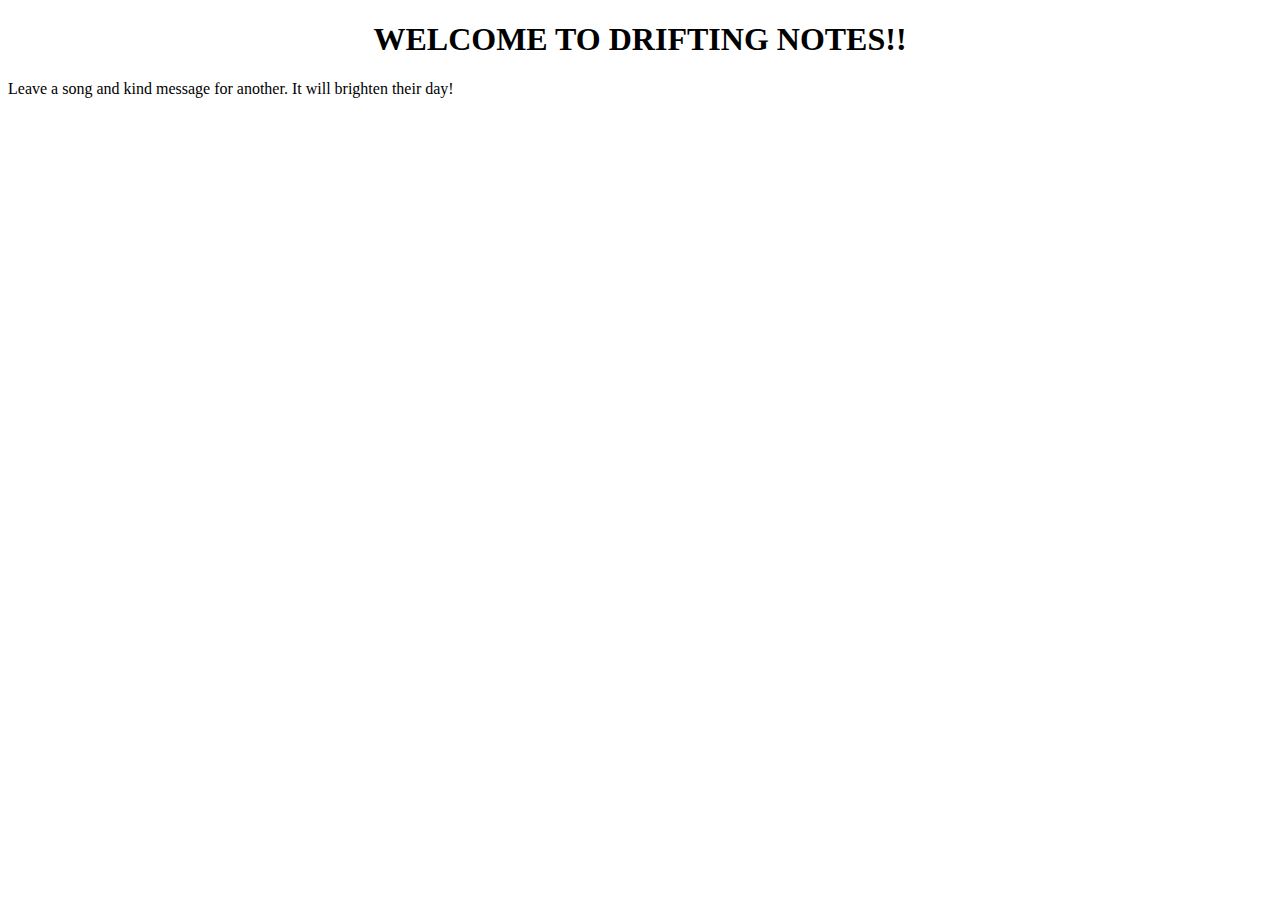
<file: Hack2026_website/Flask_backend/static/index.html>
<!DOCTYPE html>
<html>
    <head>
        <title>Drifting Notes</title>
    </head>
    <body>
        <h1>WELCOME TO DRIFTING NOTES!!</h1>
        <style>
            h1 { text-align: center;}
        </style>
        <p>Leave a song and kind message for another. It will brighten their day!</p>
    </body>
</html>
</file>
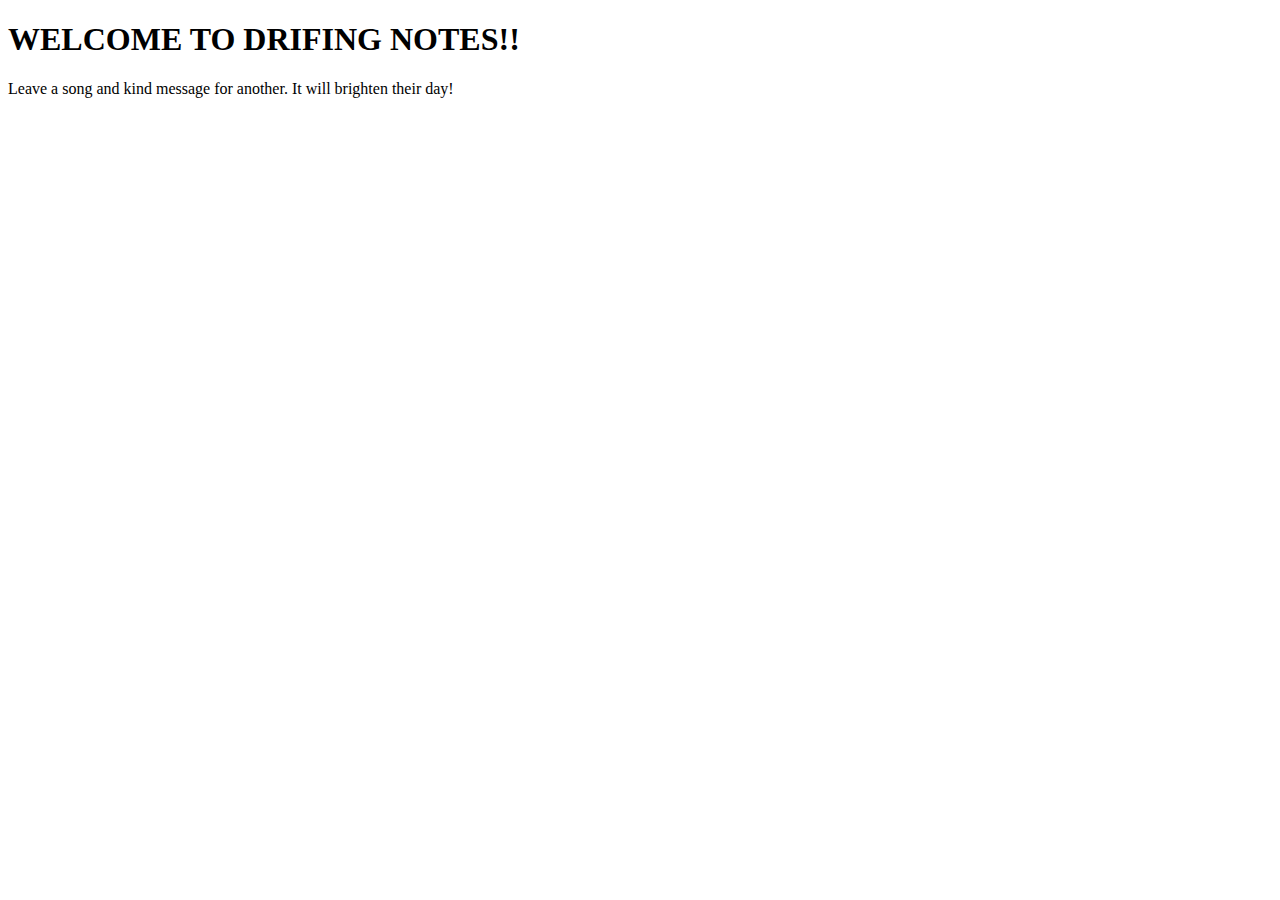
<file: Hack2026_website/driftingnotes.html>
<!DOCTYPE html>
<html>
    <head>
        <title>Drifting Notes</title>
    </head>
    <body>
        <h1>WELCOME TO DRIFING NOTES!!</h1>
        <p>Leave a song and kind message for another. It will brighten their day!</p>
    </body>
</html>
</file>
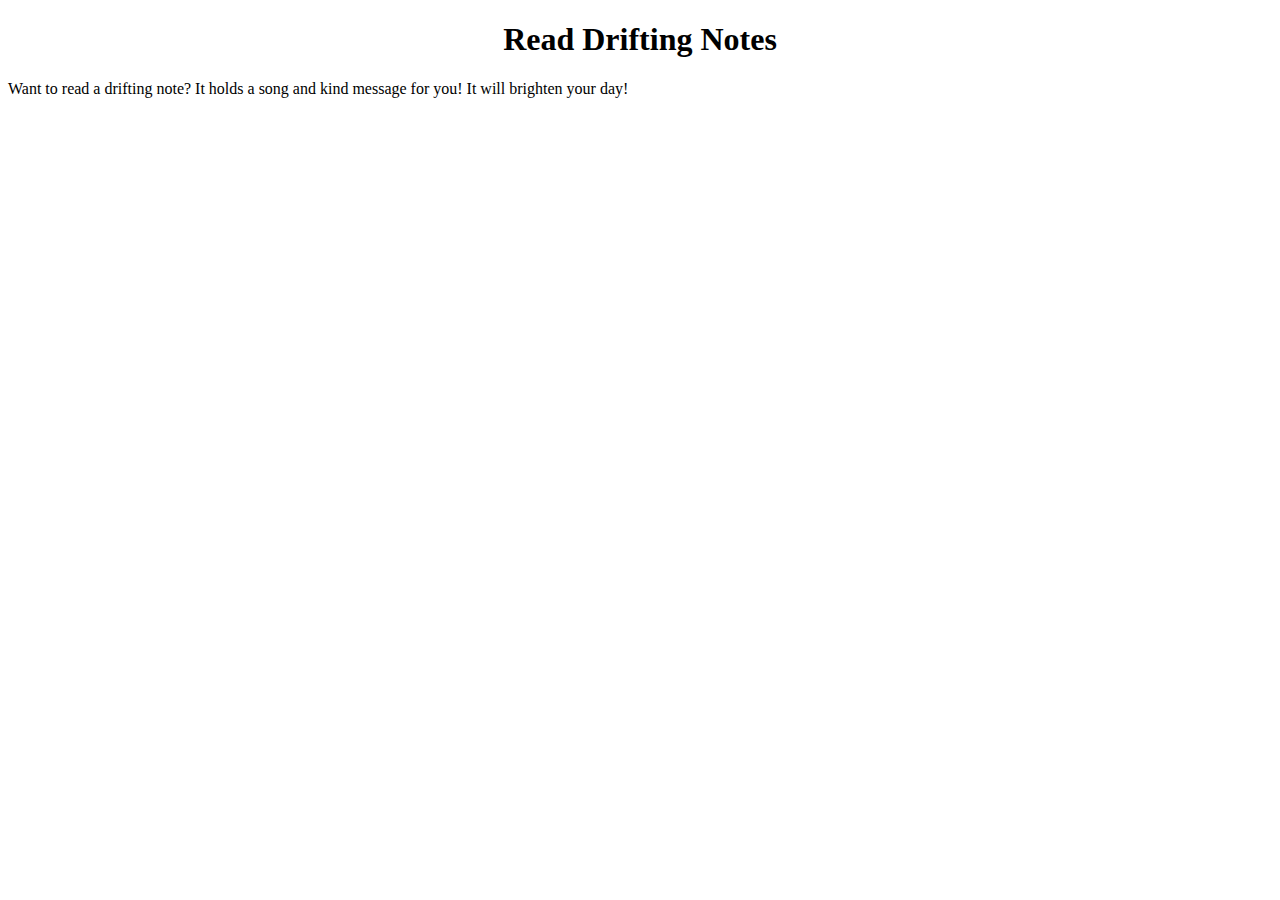
<file: Hack2026_website/readmessage.html>
<!DOCTYPE html>
<html>
    <head>
        <title>Read Drifting Notes</title>
    </head>
    <body>
        <h1>Read Drifting Notes</h1>
        <style>
            h1 { text-align: center;}
        </style>
        <p>Want to read a drifting note? It holds a song and kind message for you! It will brighten your day!</p>
    </body>
</html>
</file>
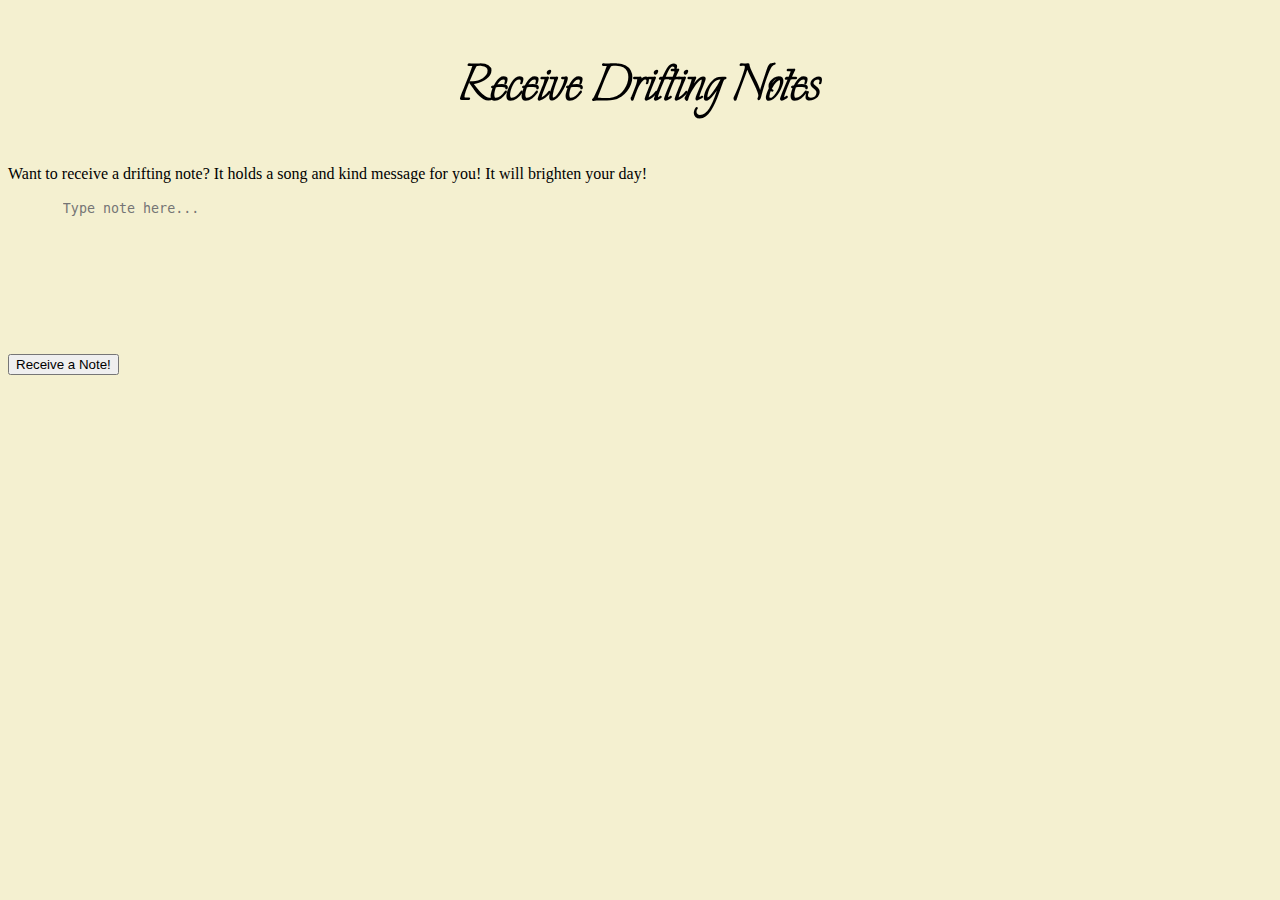
<file: Hack2026_website/recievemessage.html>
<!DOCTYPE html>
<html>
    <head>
        <title>Recieve Drifting Notes</title>

        <link rel="stylesheet" href="styles.css">
        <link rel="preconnect" href="https://fonts.googleapis.com">
        <link rel="preconnect" href="https://fonts.gstatic.com" crossorigin>
        <link href="https://fonts.googleapis.com/css2?family=Explora&display=swap" rel="stylesheet">
    </head>
    <body>
        <h1 class ="namefont">Receive Drifting Notes</h1>
        <style>
            h1 { text-align: center;}
        </style>
        <p>Want to receive a drifting note? It holds a song and kind message for you! It will brighten your day!</p>
        <button id="receiveBtn" type="button">Receive a Note!</button>

         <textarea id="message box" class="transparent-textbox" placeholder="Type note here..." style="width: 250px; height: 100px;"></textarea>
    </body>
    <script src="receive.js"></script>
</html>
</file>
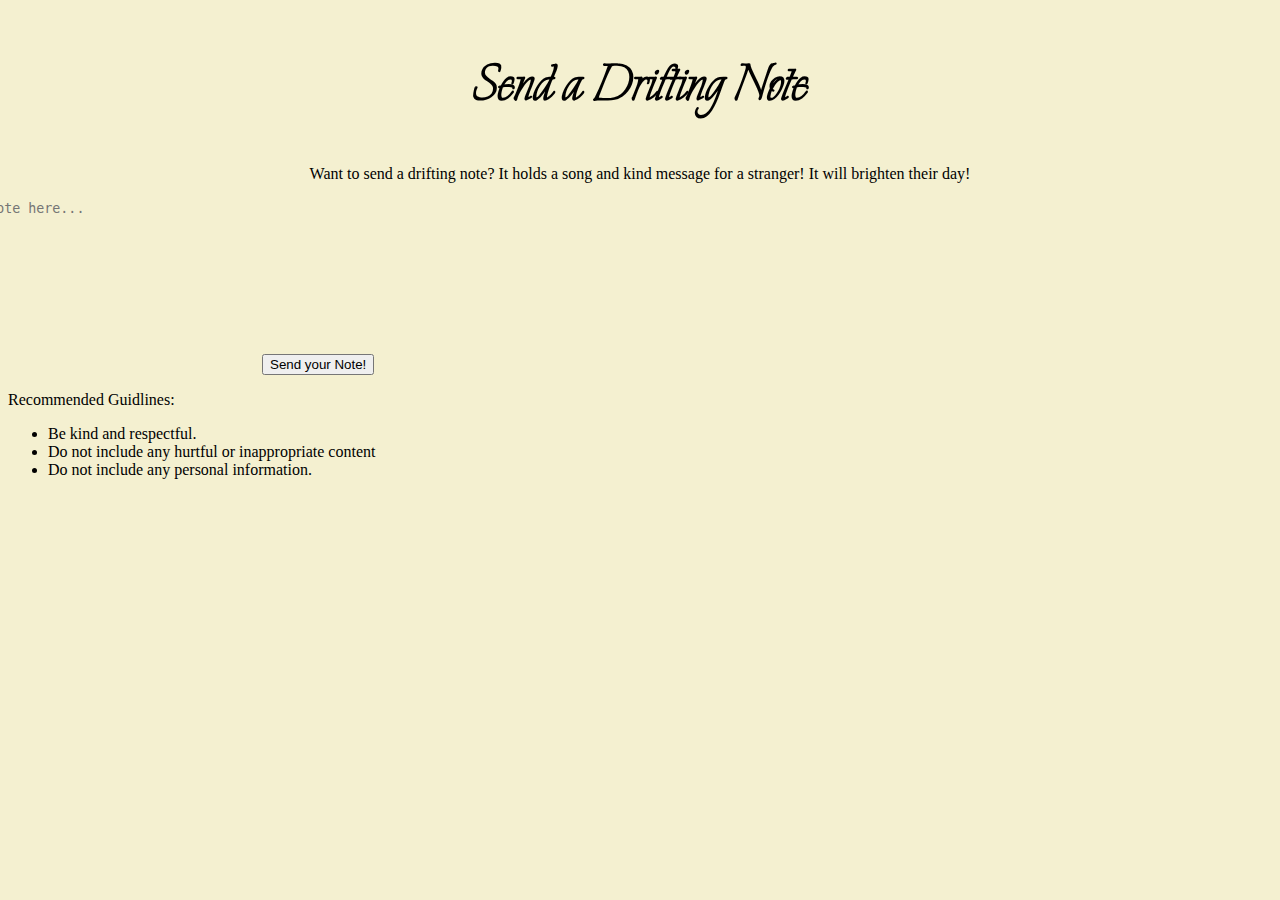
<file: Hack2026_website/sendmessage.html>
<!DOCTYPE html>
<html>
    <head>
        <title>Send Drifting Notes</title>

        <link rel="stylesheet" href="styles.css">
        <link rel="preconnect" href="https://fonts.googleapis.com">
        <link rel="preconnect" href="https://fonts.gstatic.com" crossorigin>
        <link href="https://fonts.googleapis.com/css2?family=Explora&display=swap" rel="stylesheet">
    </head>
    <body>
        <h1 class ="namefont">Send a Drifting Note</h1>
        <style>
            h1 { text-align: center;}
        </style>
        <p style="text-align: center;">Want to send a drifting note? It holds a song and kind message for a stranger! It will brighten their day!</p>
        
        <textarea class="transparent-textbox" placeholder="Type note here..." style="width: 250px; height: 100px;"></textarea>
        <button type="button">Send your Note!</button>

        <p> 
            Recommended Guidlines:
            <ul>
                <li>Be kind and respectful.</li>
                <li>Do not include any hurtful or inappropriate content</li>
                <li>Do not include any personal information.</li>
        </p>
    </body>
</html>
</file>
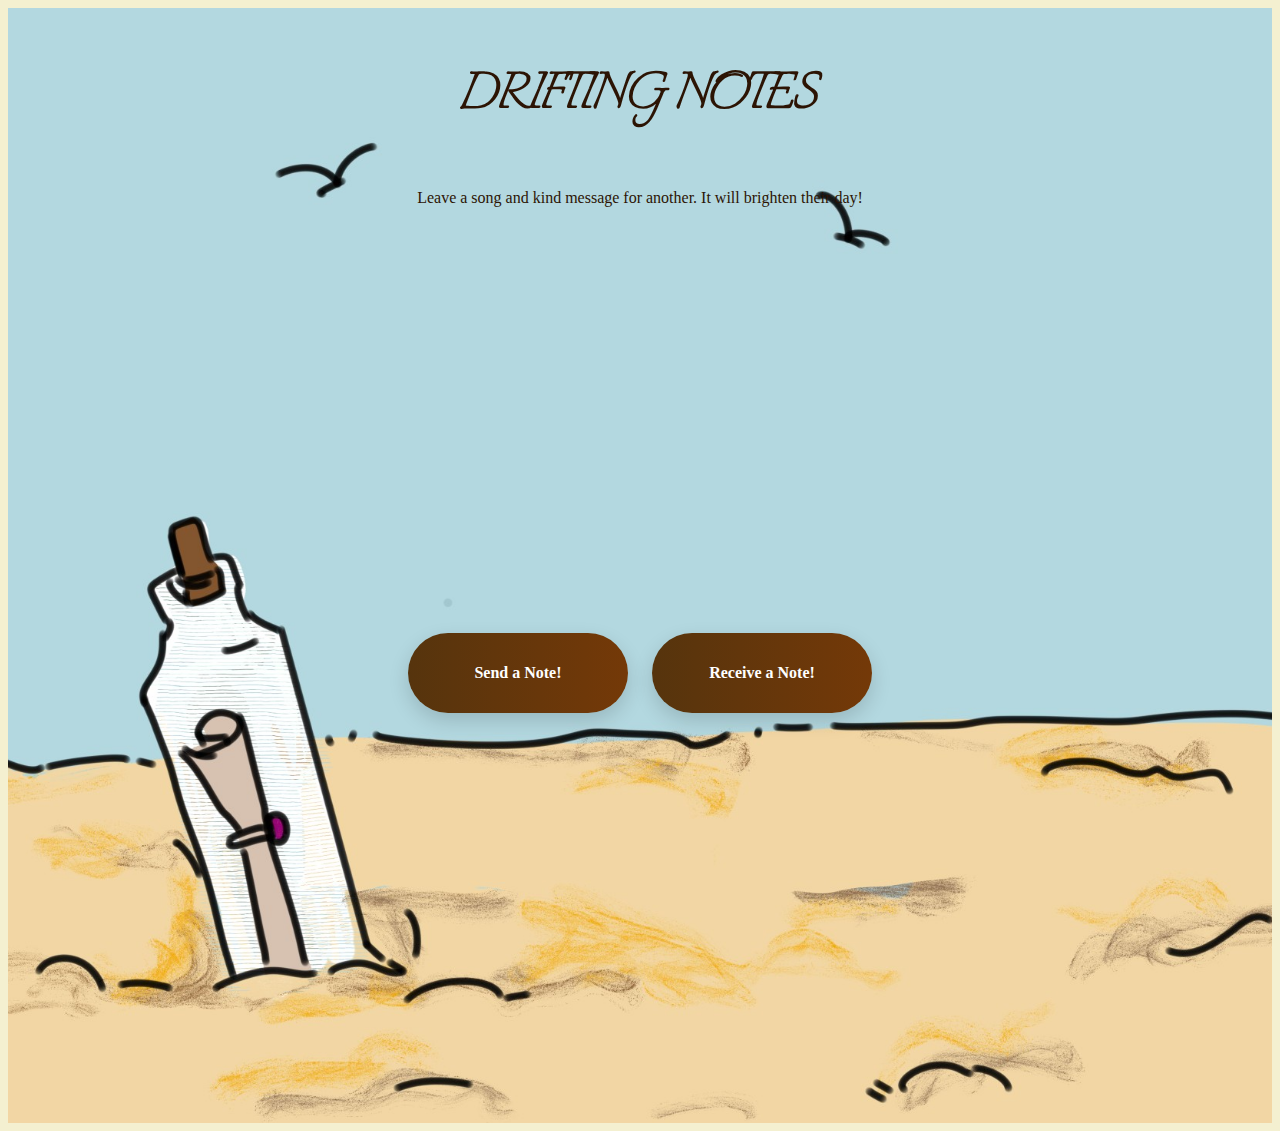
<file: Flask_backend/static/driftingnotes.html>
<!DOCTYPE html>
<html>
    <head>
        <title>Drifting Notes</title>

        <link rel="stylesheet" href="styles.css">
        <link rel="preconnect" href="https://fonts.googleapis.com">
        <link rel="preconnect" href="https://fonts.gstatic.com" crossorigin>
        <link href="https://fonts.googleapis.com/css2?family=Explora&display=swap" rel="stylesheet">
    </head>
    <body>
        <div class="hero">
            <h1 class="namefont">DRIFTING NOTES</h1>
            <style>
                h1 { text-align: center;}
            </style>
            <p style="text-align: center;">Leave a song and kind message for another. It will brighten their day!</p>
            <div class="button-container">
                <a href="sendmessage.html" class="gradient-button">Send a Note!</a>
                <a href="recievemessage.html" class="gradient-button">Receive a Note!</a>
            </div>
        </div>
    
    </body>
</html>
</file>
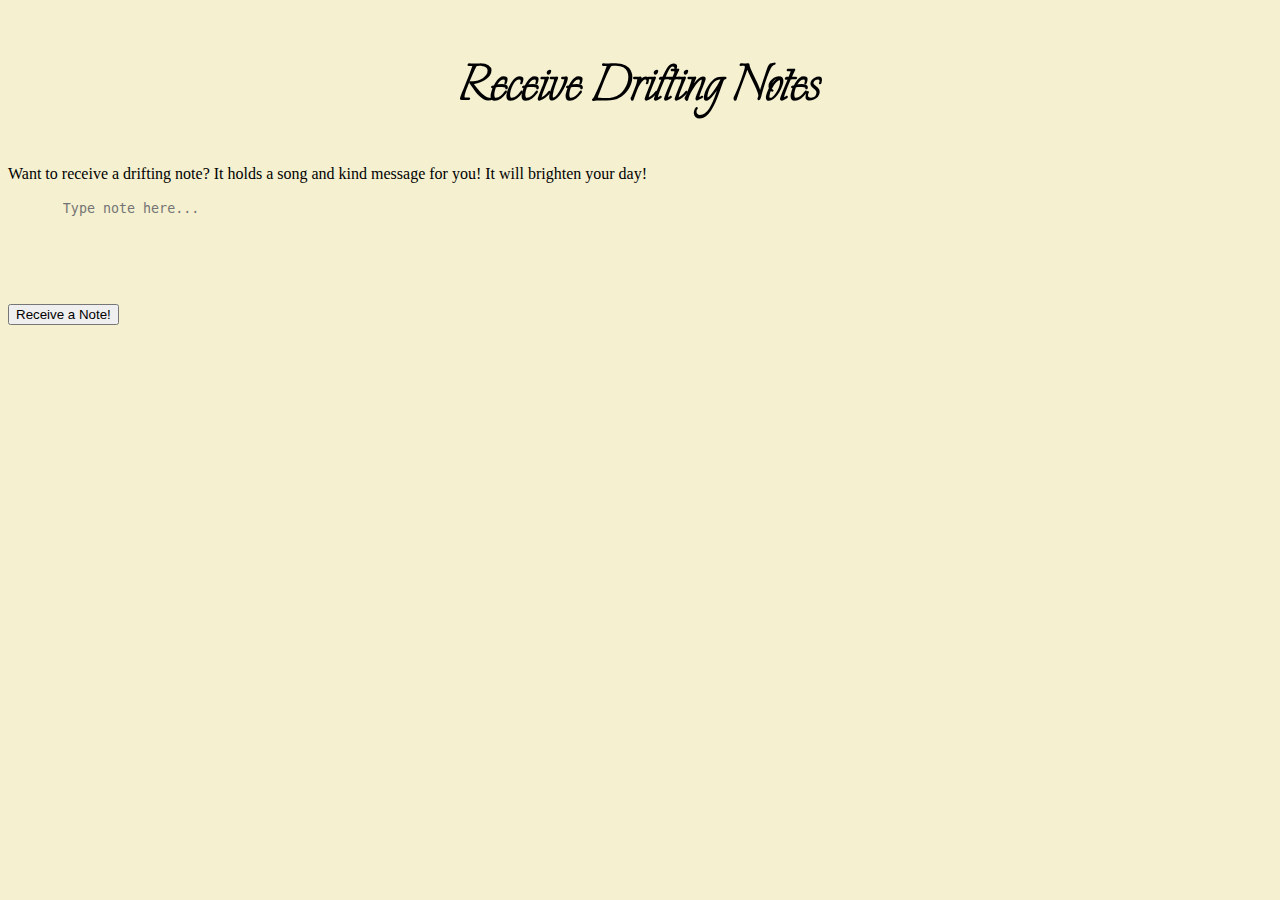
<file: Flask_backend/static/recievemessage.html>
<!DOCTYPE html>
<!DOCTYPE html>
<html>
    <head>
        <title>Recieve Drifting Notes</title>

        <link rel="stylesheet" href="styles.css">
        <link rel="preconnect" href="https://fonts.googleapis.com">
        <link rel="preconnect" href="https://fonts.gstatic.com" crossorigin>
        <link href="https://fonts.googleapis.com/css2?family=Explora&display=swap" rel="stylesheet">
    </head>
    <body>
        <h1 class ="namefont">Receive Drifting Notes</h1>
        <style>
            h1 { text-align: center;}
        </style>
        <p>Want to receive a drifting note? It holds a song and kind message for you! It will brighten your day!</p>
        <button id="receiveBtn" type="button">Receive a Note!</button>

         <textarea id="messageBox"class="transparent-textbox" placeholder="Type note here..." style="width: 250px; height: 100px;"></textarea>
    </body>
</html>
</file>
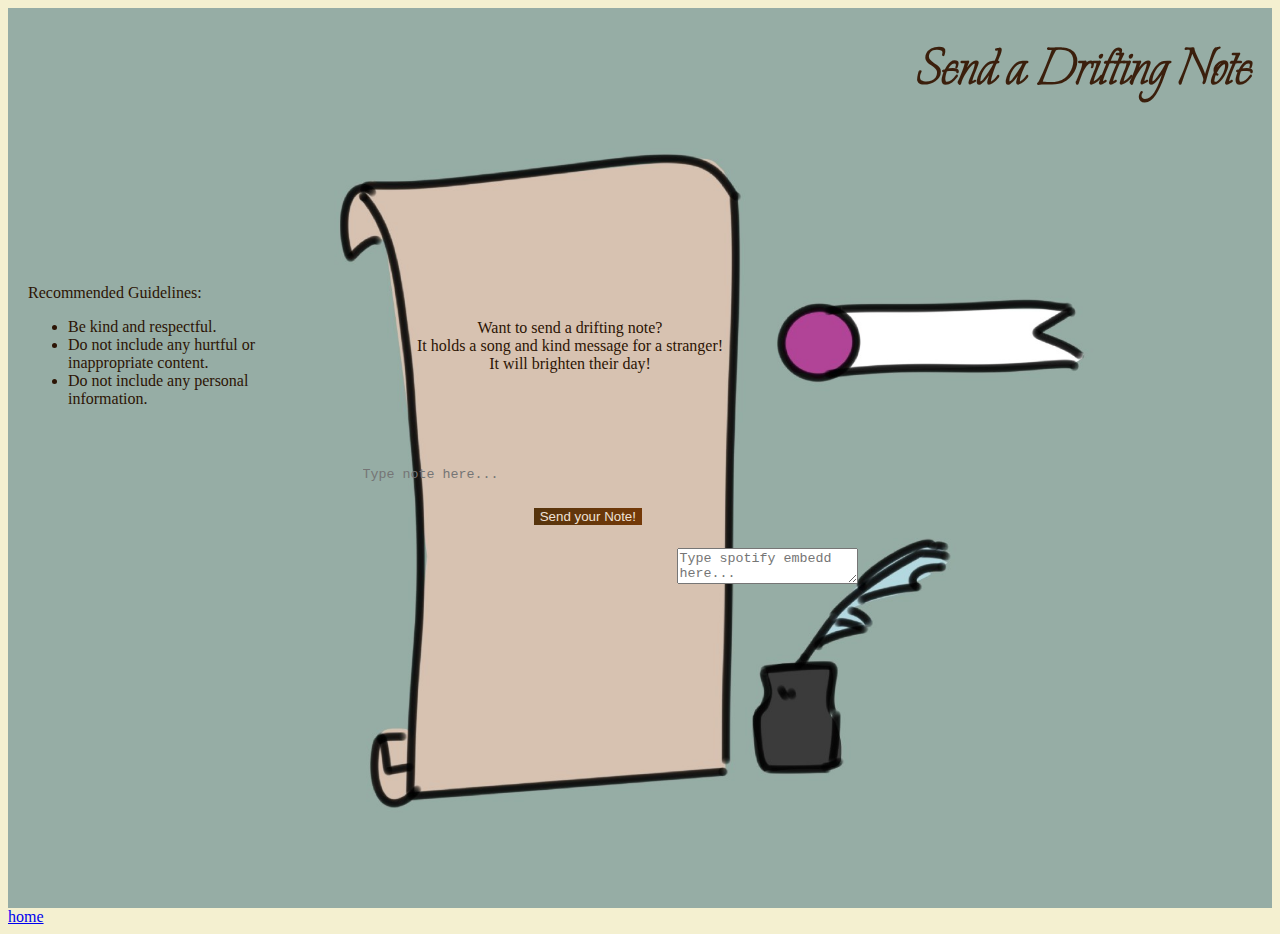
<file: Flask_backend/static/sendmessage.html>
<!DOCTYPE html>
<html>
    <head>
        <title>Send Drifting Notes</title>

        <link rel="stylesheet" href="styles.css">
        <link rel="preconnect" href="https://fonts.googleapis.com">
        <link rel="preconnect" href="https://fonts.gstatic.com" crossorigin>
        <link href="https://fonts.googleapis.com/css2?family=Explora&display=swap" rel="stylesheet">
    </head>
    <body>
        <div class="hero2">
            <h1 class ="namefont2">Send a Drifting Note</h1>
            <style>
                h1 { text-align: center;}
            </style>
            <p class ="drifting-text" style="text-align: center;">
                Want to send a drifting note?<br>
                It holds a song and kind message for a stranger!<br>
                It will brighten their day!
            </p>
            
            <form action="/../api/send" method="post">
            <textarea id="messageBox" name="message" class="transparent-textbox2" placeholder="Type note here..." style="width: 250px; height: 100px;"></textarea>
            <textarea id="url" name="url"  placeholder="Type spotify embedd here..."></textarea>
            <input id="sendBtn" class="button-level" type="submit" value="Send your Note!">
            </form>

            <div class="guide-text">
                <p>Recommended Guidelines:</p>
                <ul>
                    <li>Be kind and respectful.</li>
                    <li>Do not include any hurtful or inappropriate content.</li>
                    <li>Do not include any personal information.</li>
                </ul>
            </div>
        </div>
        <a href="driftingnotes.html" class="button-level3">home</a>
    </body>
</html>
</file>
<file: Hack2026_website/styles.css>
/* Buttons will be side by side */
.button-container {
    display: flex;
    justify-content: center;
    align-items: center;
    gap: 24px;
    height: 100vh;
}
         
/*gives button a colour gradient */
.gradient-button {
    width: 180px;
    height: 60px;

    display: flex;
    justify-content: center;
    align-items: center;

    background: linear-gradient(to right, #56340d, #743908);
    color: white;
    border: none;
    padding: 10px 20px;
    font-size: 16px;
    font-weight: 600;
    border-radius: 999px;
    cursor: pointer;
    text-decoration: none;

    position: relative;
    overflow: hidden;

    transition: all 0.3s ease;
    box-shadow: 0 8px 20px rgba(0,0,0,0.15);
}

/* gives the button a shadow (for pop-out effect! so cute!) */
.gradient-button:hover {
    background: linear-gradient(to right, #1b80ba, #075ca2);
    transform: translateY(-4px) scale(1.03);
    box-shadow: 0 12px 30px rgba(0,0,0,0.25);
}

/* scales the shadow to be bigger when cursor hovers */
.gradient-button:active {
    transform: scale(0.97);
}

.namefont {
  font-family: "Explora", serif;
  font-weight: 800;
  font-style: bold;
  font-size: 65px;
}

.namefont2 {
    font-family: "Explora", serif;
    font-weight: 800;
    font-style: bold;
    font-size: 65px;
    position: absolute;   /* take it out of normal flow */
    top: 20px;            /* distance from the top of the page */
    right: 20px;          /* distance from the right edge */
    margin: 0;            /* remove default margins */
    color: rgb(59, 31, 12);  
}

body {
    font-family: "times new roman", serif;
    text-align: left;
    background-color: rgba(235, 227, 168, 0.541);
}


.transparent-textbox {
    width: 300px;
    min-height: 170px;

    background: transparent;   /* transparent background */
    border: none;              /* remove borders */
    color: rgb(59, 31, 12);              /* text color */
    padding: 0;                
    resize: none;              
    outline: none;             
    line-height: 1.6;

    /* Auto line wrapping */
    white-space: pre-wrap;
    word-wrap: break-word;

    /* remove the default styling */
    -webkit-appearance: none;
    -moz-appearance: none;
    appearance: none;
    box-shadow: none;

    position: relative;
    left: -60px;   /* move right by 30px */
    top: -1px;       
}

.hero {
    background-image: url('../images/bd4d34d9-9bea-4d5f-a930-56e25a145046.jpg');
    background-size: cover;
    background-position: center;
    background-repeat: no-repeat;
    min-height: 100vh;
    display: flex;
    flex-direction: column;
    justify-content: center;
    align-items: center;
    text-align: center;
    color: rgb(44, 20, 4);
    padding: 0;
    position: relative;
}

.hero2 {
    background-image: url('../images/bb31bbbe-1fc3-46a9-8a86-cdb8e07eefde.jpg');
    background-size: cover;
    background-position: center;
    background-repeat: no-repeat;
    min-height: 100vh;
    display: flex;
    flex-direction: column;
    justify-content: center;
    align-items: center;
    text-align: center;
    color: rgb(44, 20, 4);
    padding: 0;
    position: relative;
}

.drifting-text {
    position: relative;
    left: -70px;  /* move left */
    top: -25px;   /* move up */

}

.guide-text {
    position: absolute;   /* place it anywhere on the page */
    top: 260px;           /* adjust vertical position */
    left: 20px;           /* distance from left edge */
    width: 250px;         /* optional: limit width */
    text-align: left;     /* align text and list inside container */
}

.button-level {
    position: absolute;   /* place it anywhere on the page */
    top: 500px;           /* adjust vertical position */
    right: 630px;          /* distance from right edge */
    background: linear-gradient(to right, #56340d, #743908);
    color: rgb(239, 225, 214);
    border: none;
}
</file>
<file: Flask_backend/static/styles.css>
/* Buttons will be side by side */
.button-container {
    display: flex;
    justify-content: center;
    align-items: center;
    gap: 24px;
    height: 100vh;
}
         
/*gives button a colour gradient */
.gradient-button {
    width: 180px;
    height: 60px;

    display: flex;
    justify-content: center;
    align-items: center;

    background: linear-gradient(to right, #56340d, #743908);
    color: white;
    border: none;
    padding: 10px 20px;
    font-size: 16px;
    font-weight: 600;
    border-radius: 999px;
    cursor: pointer;
    text-decoration: none;

    position: relative;
    overflow: hidden;

    transition: all 0.3s ease;
    box-shadow: 0 8px 20px rgba(0,0,0,0.15);
}

/* gives the button a shadow (for pop-out effect! so cute!) */
.gradient-button:hover {
    background: linear-gradient(to right, #1b80ba, #075ca2);
    transform: translateY(-4px) scale(1.03);
    box-shadow: 0 12px 30px rgba(0,0,0,0.25);
}

/* scales the shadow to be bigger when cursor hovers */
.gradient-button:active {
    transform: scale(0.97);
}

.namefont {
  font-family: "Explora", serif;
  font-weight: 800;
  font-style: bold;
  font-size: 65px;
}

.namefont2 {
    font-family: "Explora", serif;
    font-weight: 800;
    font-style: bold;
    font-size: 65px;
    position: absolute;   /* take it out of normal flow */
    top: 20px;            /* distance from the top of the page */
    right: 20px;          /* distance from the right edge */
    margin: 0;            /* remove default margins */
    color: rgb(59, 31, 12);  
}

.namefont3 {
    font-family: "Explora", serif;
    font-weight: 800;
    font-style: bold;
    font-size: 65px;
    position: absolute;   /* take it out of normal flow */
    top: 20px;            /* distance from the top of the page */
    left: 20px;          /* distance from the right edge */
    margin: 0;            /* remove default margins */
    color: rgb(59, 31, 12);  
}

body {
    font-family: "times new roman", serif;
    text-align: left;
    background-color: rgba(235, 227, 168, 0.541);
}


.transparent-textbox {
    width: 300px;
    min-height: 120px;

    background: transparent;   /* transparent background */
    border: none;              /* remove borders */
    color: rgb(59, 31, 12);              /* text color */
    padding: 0;                
    resize: none;              
    outline: none;             
    line-height: 1.6;

    /* Auto line wrapping */
    white-space: pre-wrap;
    word-wrap: break-word;

    /* remove the default styling */
    -webkit-appearance: none;
    -moz-appearance: none;
    appearance: none;
    box-shadow: none;

    position: relative;
    left: -60px;   /* move right by 30px */
    top: -1px;       
}

.transparent-textbox2 {
    width: 300px;
    min-height: 170px;

    background: transparent;   /* transparent background */
    border: none;              /* remove borders */
    color: rgb(59, 31, 12);              /* text color */
    padding: 0;                
    resize: none;              
    outline: none;             
    line-height: 1.6;

    /* Auto line wrapping */
    white-space: pre-wrap;
    word-wrap: break-word;

    /* remove the default styling */
    -webkit-appearance: none;
    -moz-appearance: none;
    appearance: none;
    box-shadow: none;

    position: relative;
    left: -60px;   /* move right by 30px */
    top: 50px;       
}

.hero {
    background-image: url('../images/bd4d34d9-9bea-4d5f-a930-56e25a145046.jpg');
    background-size: cover;
    background-position: center;
    background-repeat: no-repeat;
    min-height: 100vh;
    display: flex;
    flex-direction: column;
    justify-content: center;
    align-items: center;
    text-align: center;
    color: rgb(44, 20, 4);
    padding: 0;
    position: relative;
}

.hero2 {
    background-image: url('../images/bb31bbbe-1fc3-46a9-8a86-cdb8e07eefde.jpg');
    background-size: cover;
    background-position: center;
    background-repeat: no-repeat;
    min-height: 100vh;
    display: flex;
    flex-direction: column;
    justify-content: center;
    align-items: center;
    text-align: center;
    color: rgb(44, 20, 4);
    padding: 0;
    position: relative;
}

.drifting-text {
    position: relative;
    left: -70px;  /* move left */
    top: -25px;   /* move up */

}

.drifting-text2 {
    position: relative;
    left: -60px;  /* move left */
    top: -35px;   /* move up */

}

.guide-text {
    position: absolute;   /* place it anywhere on the page */
    top: 260px;           /* adjust vertical position */
    left: 20px;           /* distance from left edge */
    width: 250px;         /* optional: limit width */
    text-align: left;     /* align text and list inside container */
}

.button-level {
    position: absolute;   /* place it anywhere on the page */
    top: 500px;           /* adjust vertical position */
    right: 630px;          /* distance from right edge */
    background: linear-gradient(to right, #56340d, #743908);
    color: rgb(239, 225, 214);
    border: none;
}

.hero3 {
    background-image: url('../images/a9a94c36-f802-4a4a-8cdd-dab78ec06c89.jpg');
    background-size: cover;
    background-position: center;
    background-repeat: no-repeat;
    min-height: 100vh;
    display: flex;
    flex-direction: column;
    justify-content: center;
    align-items: center;
    text-align: center;
    color: rgb(44, 20, 4);
    padding: 0;
    position: relative;
}

.button-level2 {
    position: absolute;   /* place it anywhere on the page */
    top: 260px;           /* adjust vertical position */
    right: 630px;          /* distance from right edge */
    background: linear-gradient(to right, #56340d, #743908);
    color: rgb(239, 225, 214);
    border: none;
}
</file>
